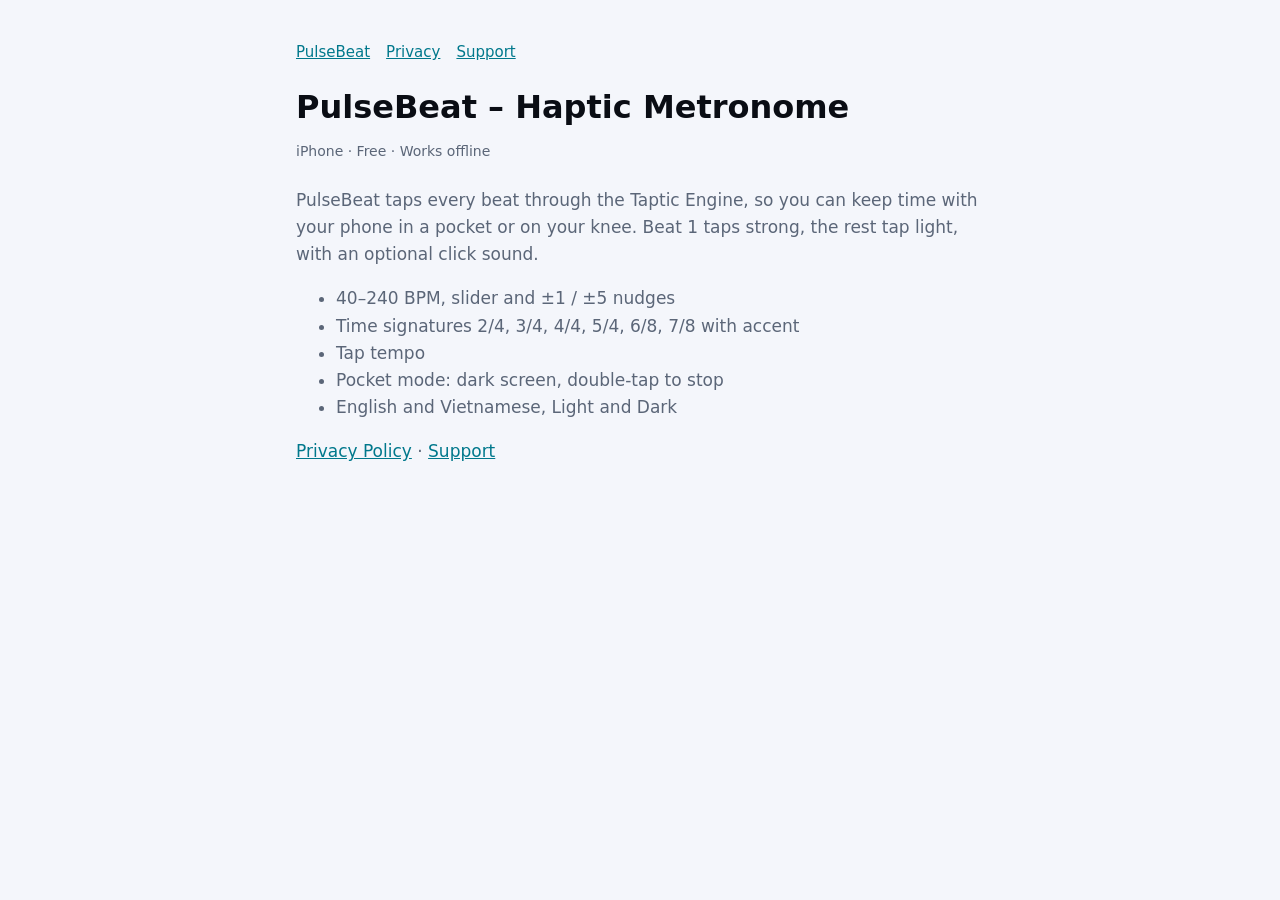
<file: index.html>
<!doctype html><html lang="en"><head><meta charset="utf-8"><meta name="viewport" content="width=device-width,initial-scale=1"><title>PulseBeat – Haptic Metronome</title><link rel="stylesheet" href="style.css"></head>
<body><main>
<nav><a href="index.html">PulseBeat</a><a href="privacy.html">Privacy</a><a href="support.html">Support</a></nav>
<h1>PulseBeat – Haptic Metronome</h1><p class="meta">iPhone · Free · Works offline</p>
<p>PulseBeat taps every beat through the Taptic Engine, so you can keep time with your phone in a pocket or on your knee. Beat 1 taps strong, the rest tap light, with an optional click sound.</p>
<ul><li>40–240 BPM, slider and ±1 / ±5 nudges</li><li>Time signatures 2/4, 3/4, 4/4, 5/4, 6/8, 7/8 with accent</li><li>Tap tempo</li><li>Pocket mode: dark screen, double-tap to stop</li><li>English and Vietnamese, Light and Dark</li></ul>
<p><a href="privacy.html">Privacy Policy</a> · <a href="support.html">Support</a></p>
</main></body></html>
</file>
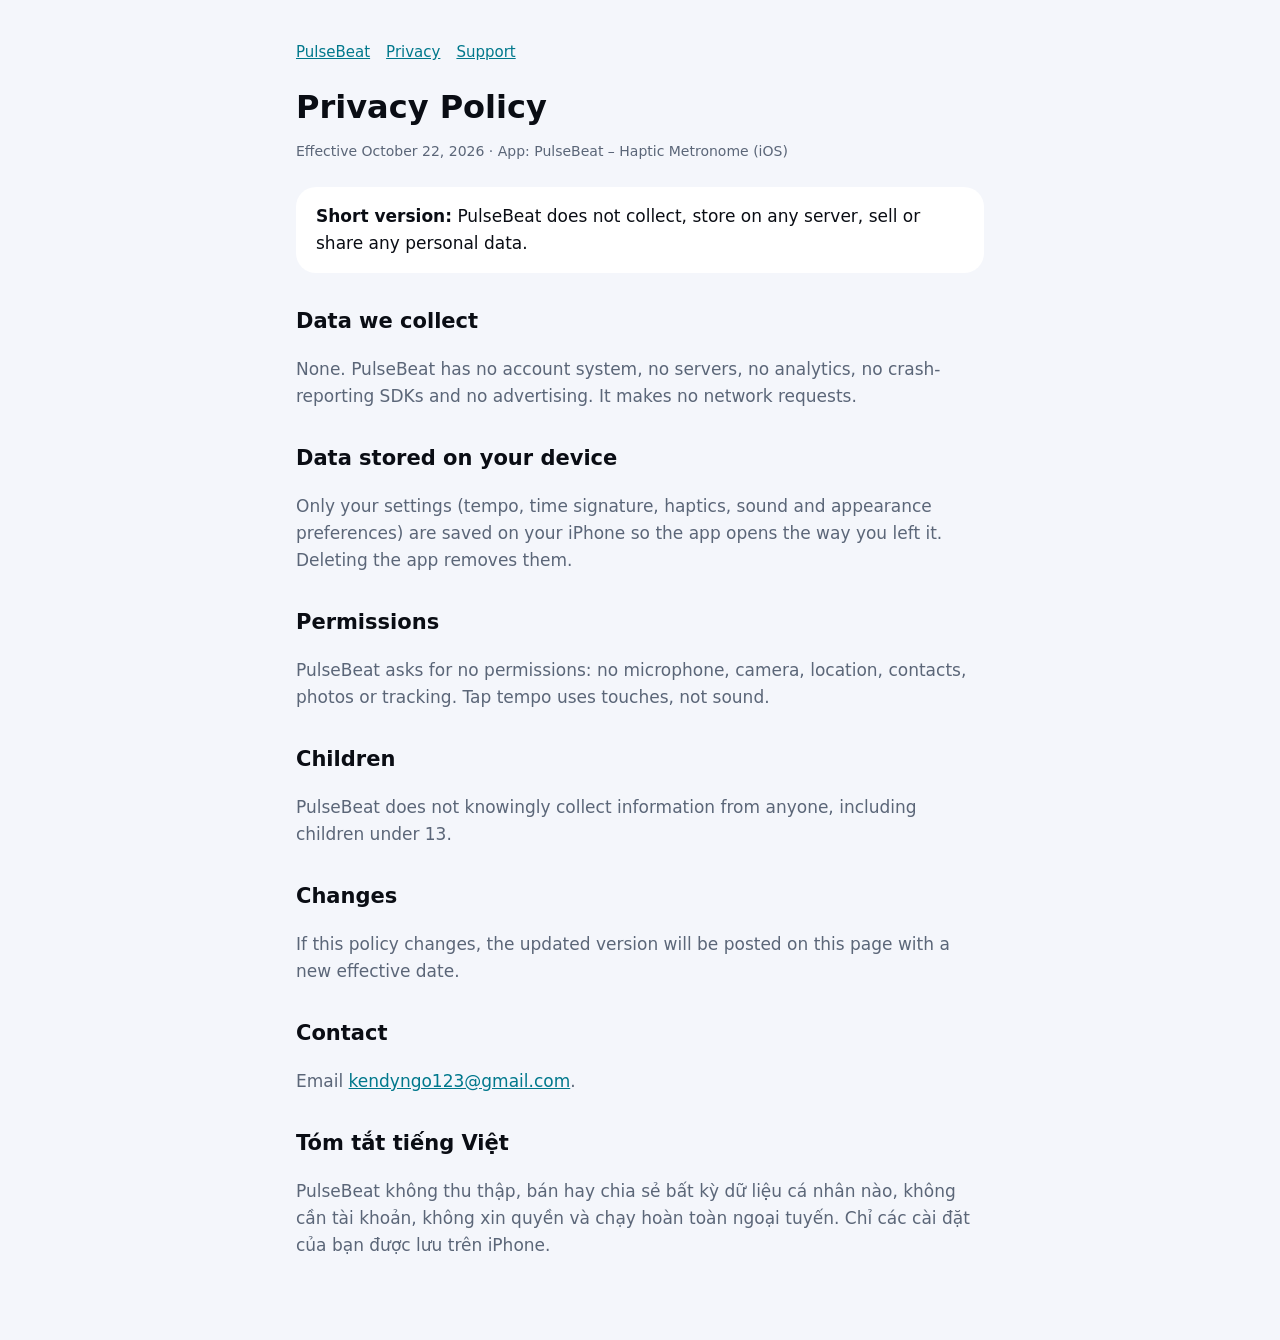
<file: privacy.html>
<!doctype html><html lang="en"><head><meta charset="utf-8"><meta name="viewport" content="width=device-width,initial-scale=1"><title>PulseBeat Privacy Policy</title><link rel="stylesheet" href="style.css"></head>
<body><main>
<nav><a href="index.html">PulseBeat</a><a href="privacy.html">Privacy</a><a href="support.html">Support</a></nav>
<h1>Privacy Policy</h1><p class="meta">Effective October 22, 2026 · App: PulseBeat – Haptic Metronome (iOS)</p>
<div class="card"><strong>Short version:</strong> PulseBeat does not collect, store on any server, sell or share any personal data.</div>
<h2>Data we collect</h2><p>None. PulseBeat has no account system, no servers, no analytics, no crash-reporting SDKs and no advertising. It makes no network requests.</p>
<h2>Data stored on your device</h2><p>Only your settings (tempo, time signature, haptics, sound and appearance preferences) are saved on your iPhone so the app opens the way you left it. Deleting the app removes them.</p>
<h2>Permissions</h2><p>PulseBeat asks for no permissions: no microphone, camera, location, contacts, photos or tracking. Tap tempo uses touches, not sound.</p>
<h2>Children</h2><p>PulseBeat does not knowingly collect information from anyone, including children under 13.</p>
<h2>Changes</h2><p>If this policy changes, the updated version will be posted on this page with a new effective date.</p>
<h2>Contact</h2><p>Email <a href="mailto:kendyngo123@gmail.com">kendyngo123@gmail.com</a>.</p>
<h2 lang="vi">Tóm tắt tiếng Việt</h2><p lang="vi">PulseBeat không thu thập, bán hay chia sẻ bất kỳ dữ liệu cá nhân nào, không cần tài khoản, không xin quyền và chạy hoàn toàn ngoại tuyến. Chỉ các cài đặt của bạn được lưu trên iPhone.</p>
</main></body></html>
</file>
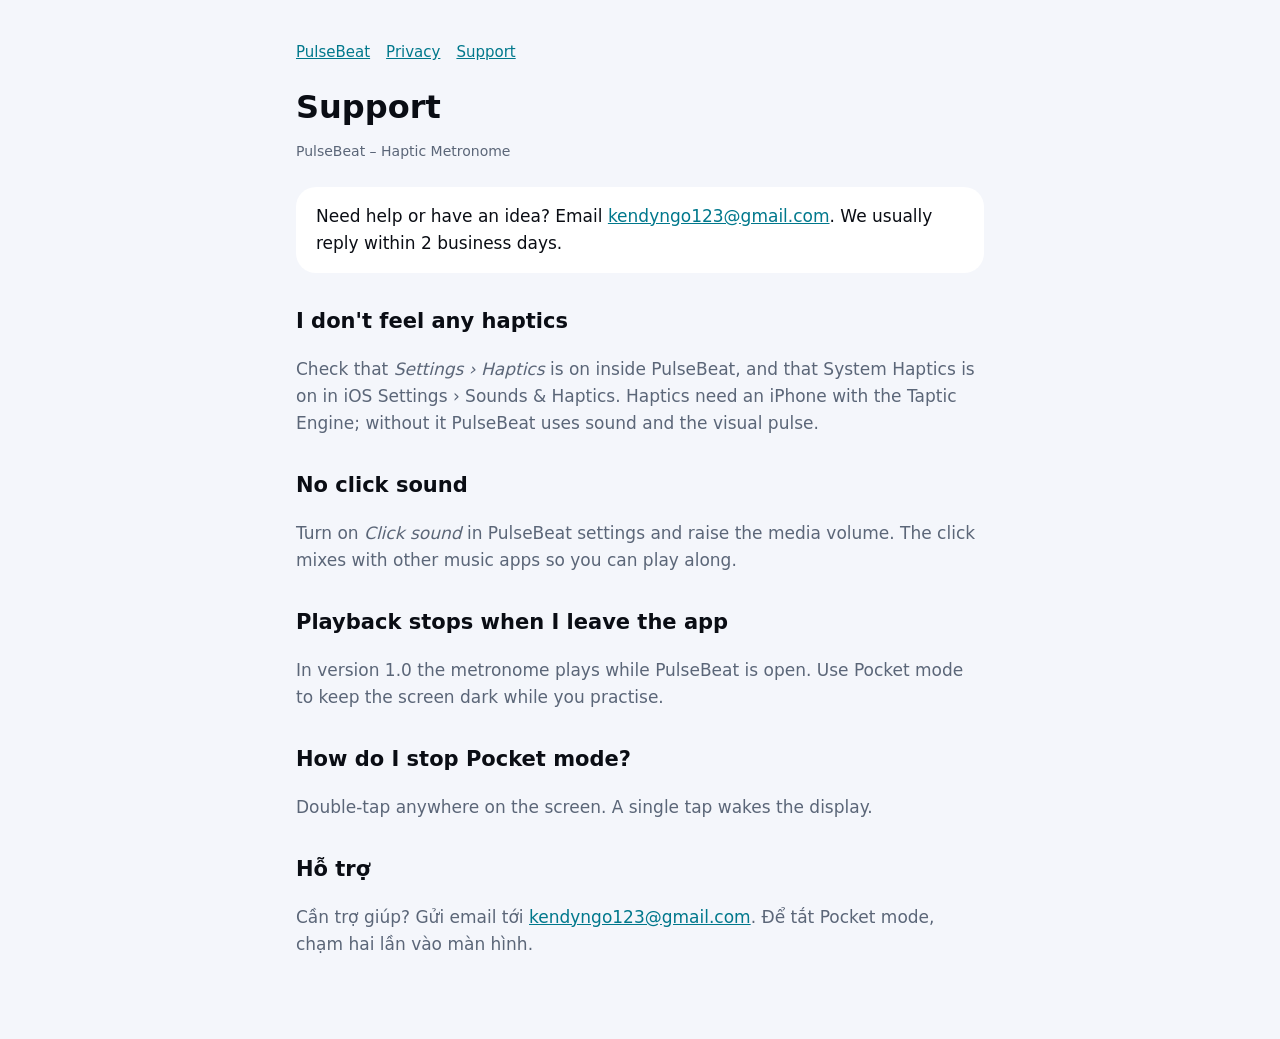
<file: support.html>
<!doctype html><html lang="en"><head><meta charset="utf-8"><meta name="viewport" content="width=device-width,initial-scale=1"><title>PulseBeat Support</title><link rel="stylesheet" href="style.css"></head>
<body><main>
<nav><a href="index.html">PulseBeat</a><a href="privacy.html">Privacy</a><a href="support.html">Support</a></nav>
<h1>Support</h1><p class="meta">PulseBeat – Haptic Metronome</p>
<div class="card">Need help or have an idea? Email <a href="mailto:kendyngo123@gmail.com">kendyngo123@gmail.com</a>. We usually reply within 2 business days.</div>
<h2>I don't feel any haptics</h2><p>Check that <em>Settings › Haptics</em> is on inside PulseBeat, and that System Haptics is on in iOS Settings › Sounds &amp; Haptics. Haptics need an iPhone with the Taptic Engine; without it PulseBeat uses sound and the visual pulse.</p>
<h2>No click sound</h2><p>Turn on <em>Click sound</em> in PulseBeat settings and raise the media volume. The click mixes with other music apps so you can play along.</p>
<h2>Playback stops when I leave the app</h2><p>In version 1.0 the metronome plays while PulseBeat is open. Use Pocket mode to keep the screen dark while you practise.</p>
<h2>How do I stop Pocket mode?</h2><p>Double-tap anywhere on the screen. A single tap wakes the display.</p>
<h2 lang="vi">Hỗ trợ</h2><p lang="vi">Cần trợ giúp? Gửi email tới <a href="mailto:kendyngo123@gmail.com">kendyngo123@gmail.com</a>. Để tắt Pocket mode, chạm hai lần vào màn hình.</p>
</main></body></html>
</file>
<file: style.css>
:root{--bg:#F4F6FB;--text:#0A0D14;--muted:#5B6678;--accent:#00788C;--card:#FFFFFF}
@media (prefers-color-scheme:dark){:root{--bg:#0A0D14;--text:#FFFFFF;--muted:#8B97AD;--accent:#00F0FF;--card:#161B26}}
*{box-sizing:border-box}body{margin:0;background:var(--bg);color:var(--text);font:17px/1.6 ui-rounded,-apple-system,system-ui,sans-serif}
main{max-width:720px;margin:0 auto;padding:40px 16px 64px}h1{font-size:32px;line-height:1.2;margin:0 0 4px;font-weight:900}
h2{font-size:21px;margin:32px 0 8px}p,li{color:var(--muted)}a{color:var(--accent)}
.meta{font-size:14px;color:var(--muted);margin-bottom:24px}.card{background:var(--card);border-radius:20px;padding:16px 20px;margin:16px 0}
nav{display:flex;gap:16px;font-size:15px;margin-bottom:24px}
</file>
